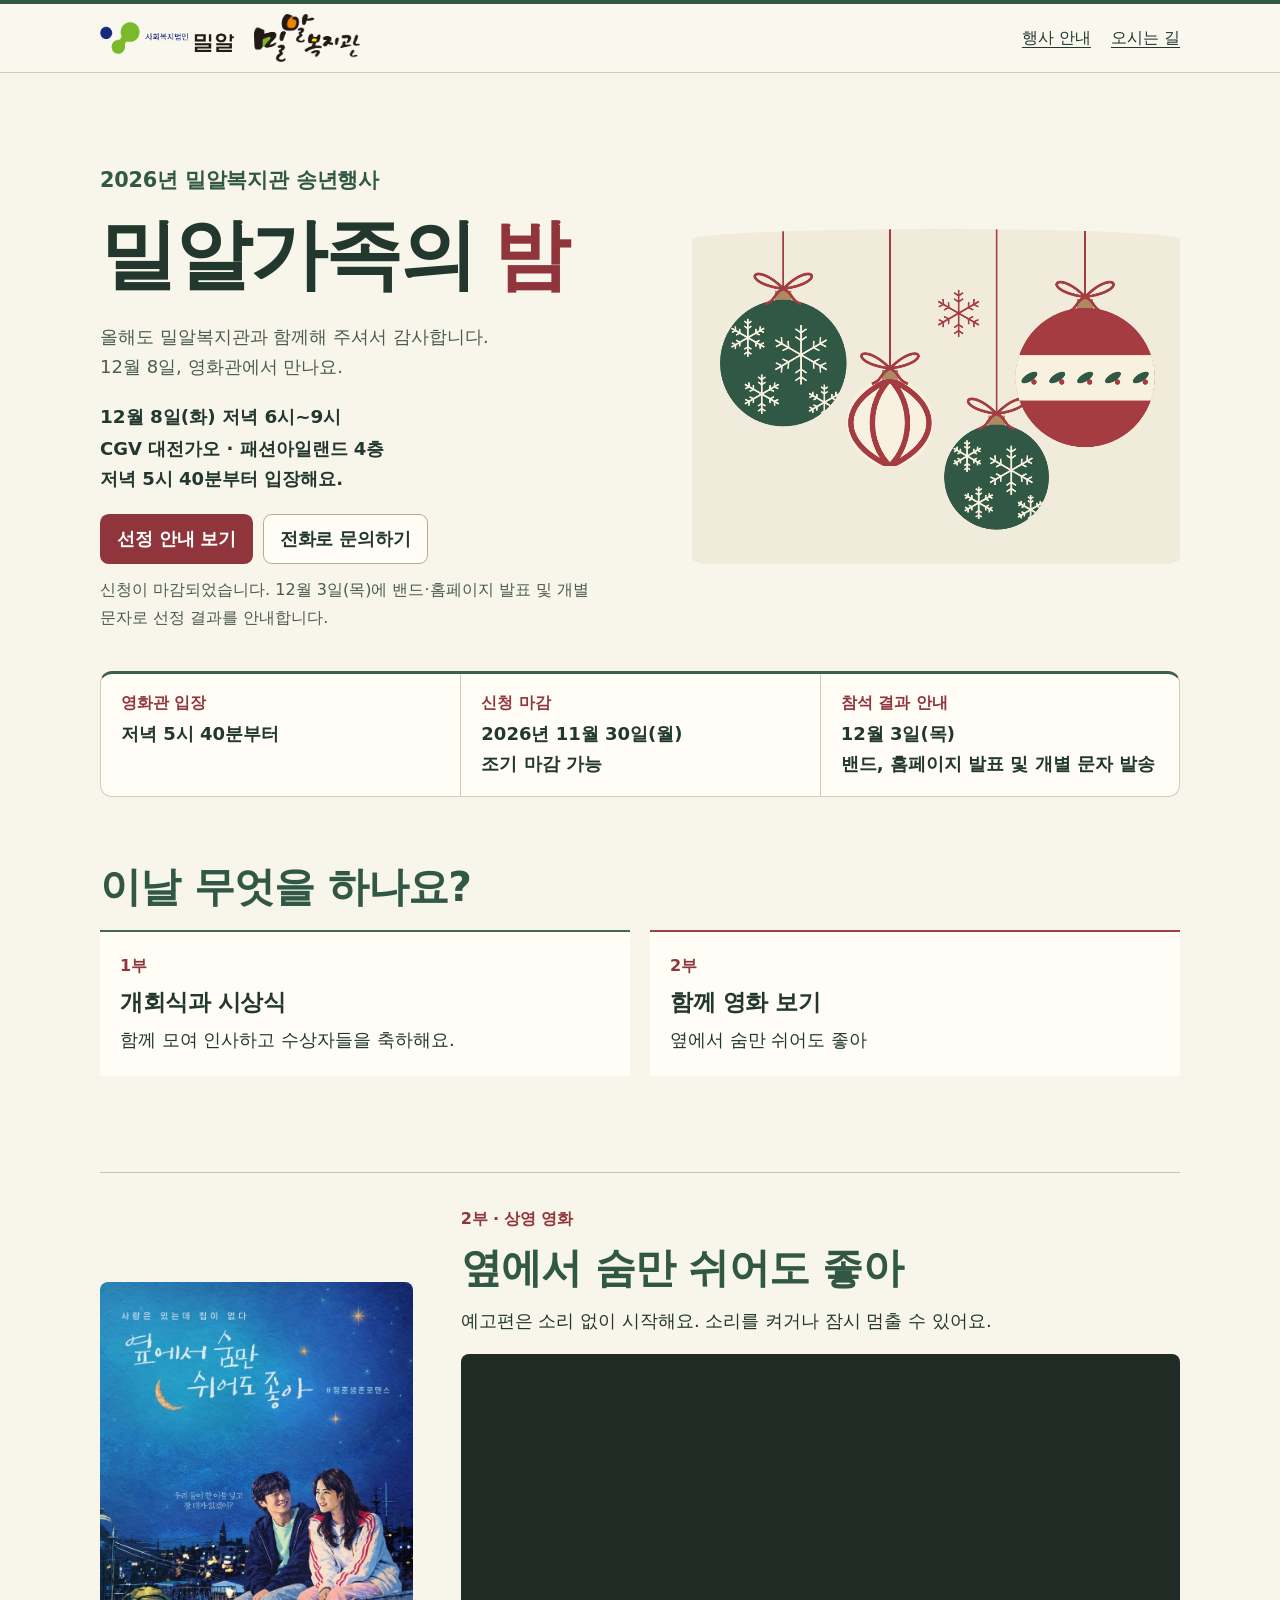
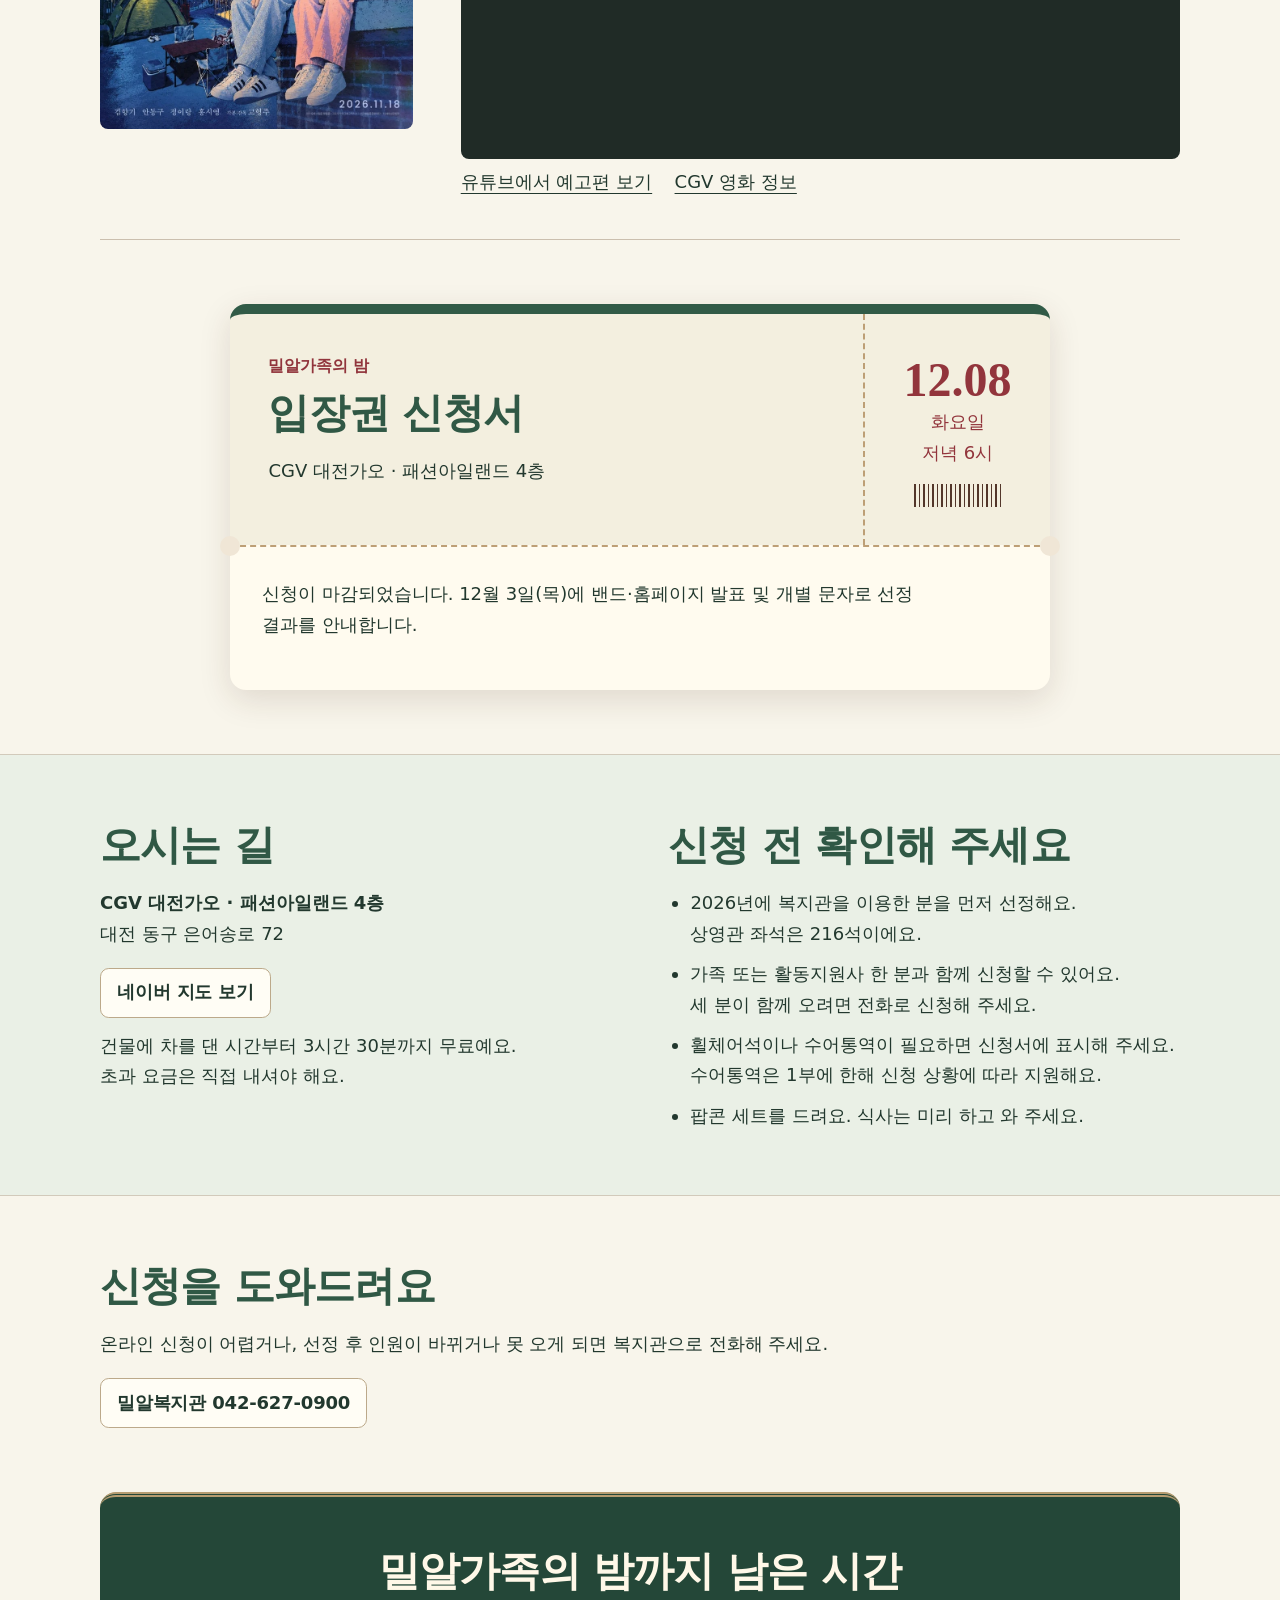
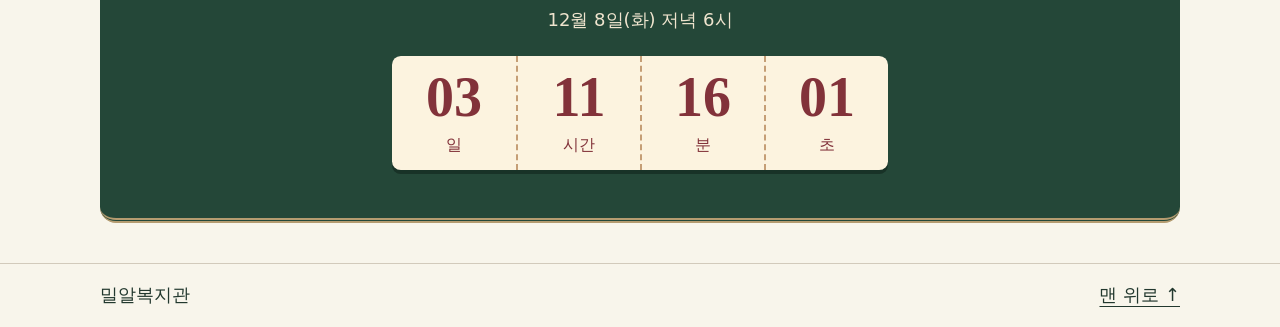
<file: index.html>
<!doctype html>
<html lang="ko">
<head>
<meta charset="utf-8">
<meta name="viewport" content="width=device-width, initial-scale=1">
<meta name="theme-color" content="#f8f3e9">
<title>밀알복지관 | 2026 밀알가족의 밤</title>
<meta property="og:type" content="website">
<meta property="og:site_name" content="밀알복지관">
<meta property="og:title" content="밀알복지관 | 2026 밀알가족의 밤">
<meta property="og:description" content="12월 8일(화) 저녁 6시, CGV 대전가오에서 만나요. 행사 안내와 참가 신청을 확인하세요.">
<meta property="og:image" content="https://pyk-prog.github.io/milal-family-night/milal-share-1800.png">
<meta property="og:image:width" content="1200">
<meta property="og:image:height" content="630">
<meta property="og:image:alt" content="밀알복지관 로고와 밀알가족의 밤 행사 안내">
<meta name="twitter:card" content="summary_large_image">
<meta name="description" content="2026년 12월 8일, CGV 대전가오에서 열리는 밀알복지관 송년행사에 초대합니다.">
<link rel="stylesheet" href="./style.css">
<script defer src="./registration.js"></script>
<script defer src="./winter.js"></script>
<script defer src="./media.js"></script>
<style>
.film-program{display:grid;grid-template-columns:minmax(145px,1fr) minmax(0,2.3fr);align-items:center;gap:clamp(1rem,4vw,3rem);margin-block:2rem 4rem;padding-block:2rem;border-block:1px solid #cbbfae}
.film-poster img{display:block;width:100%;height:auto;border-radius:8px}
.film-details h2{margin:.25em 0;word-break:keep-all}.film-details p{word-break:keep-all}
#trailer-slot{background:#202b26;aspect-ratio:16/9;min-height:200px;border-radius:8px;overflow:hidden}
#trailer-slot iframe{display:block;width:100%;height:100%;border:0}
.film-links{display:flex;flex-wrap:wrap;gap:0 1.4rem}.film-links a{display:inline-flex;align-items:center;min-height:48px;text-decoration:underline}
@media(max-width:640px){.film-program{grid-template-columns:1fr}.film-poster{max-width:210px;margin:auto}}
</style>
</head>
<body>
<a class="skip" href="#main">본문으로 건너뛰기</a>
<header><div class="wrap top">
<a class="brand header-logos" href="#main"><img src="./milal-foundation.png" alt="사회복지법인 밀알"><img src="./milal-center.png" alt="밀알복지관"></a>
<nav aria-label="행사 메뉴"><a href="#event">행사 안내</a><a href="#media" id="media-link" hidden>올해, 밀알에서</a><a href="#visit">오시는 길</a></nav>
</div></header>
<main id="main">
<section class="hero wrap" aria-labelledby="title">
<div class="intro">
<p class="eyebrow">2026년 밀알복지관 송년행사</p>
<h1 id="title">밀알가족의 <em>밤</em></h1>
<p class="welcome">올해도 밀알복지관과 함께해 주셔서 감사합니다.<br>12월 8일, 영화관에서 만나요.</p>
<p class="when"><time datetime="2026-12-08">12월 8일(화)</time> <span class="phrase">저녁 6시~9시</span></p>
<p class="where"><span class="phrase">CGV 대전가오</span> · <span class="phrase">패션아일랜드 4층</span><br>저녁 5시 40분부터 입장해요.</p>
<div class="actions"><a class="button primary" id="apply-link" href="#apply">참가 신청하기</a><a class="button outline" href="#contact">전화로 문의하기</a></div>
<p class="deadline">신청은 <strong>2026년 11월 30일(월)</strong>까지 받아요.</p>
</div>
<div class="art" id="cover">
<canvas id="ornaments" width="1080" height="740" aria-hidden="true"></canvas><span class="falling-snow" aria-hidden="true"><i style="--x:7%;--duration:18s;--delay:-2s;--size:4px;--rest:15%"></i><i style="--x:18%;--duration:21s;--delay:-13s;--size:5px;--rest:63%"></i><i style="--x:34%;--duration:19s;--delay:-5s;--size:3px;--rest:27%"></i><i style="--x:46%;--duration:23s;--delay:-18s;--size:4px;--rest:79%"></i><i style="--x:61%;--duration:22s;--delay:-9s;--size:5px;--rest:42%"></i><i style="--x:73%;--duration:18s;--delay:-3s;--size:3px;--rest:19%"></i><i style="--x:86%;--duration:25s;--delay:-17s;--size:4px;--rest:68%"></i><i style="--x:94%;--duration:20s;--delay:-11s;--size:4px;--rest:52%"></i><i style="--x:25%;--duration:22s;--delay:-17s;--size:4px;--rest:75%"></i><i style="--x:53%;--duration:21s;--delay:-8s;--size:4px;--rest:35%"></i><i style="--x:79%;--duration:24s;--delay:-5s;--size:4px;--rest:22%"></i></span>
</div>
</section>
<div class="wrap"><dl class="strip">
<div><dt>영화관 입장</dt><dd>저녁 5시 40분부터</dd></div>
<div><dt>신청 마감</dt><dd><span class="phrase">2026년 11월 30일(월)</span><br>조기 마감 가능</dd></div>
<div><dt>참석 결과 안내</dt><dd><span class="phrase">12월 3일(목)</span><br><span class="phrase">밴드, 홈페이지 발표</span> 및 <span class="phrase">개별 문자 발송</span></dd></div>
</dl></div>
<section class="section wrap" id="event">
<h2>이날 무엇을 하나요?</h2>
<div class="program">
<article><p class="eyebrow">1부</p><h3>개회식과 시상식</h3><p>함께 모여 인사하고 수상자들을 축하해요.</p></article>
<article><p class="eyebrow">2부</p><h3>함께 영화 보기</h3><p id="movie">옆에서 숨만 쉬어도 좋아</p></article>
</div>
</section>
<section class="wrap film-program" aria-labelledby="film-title">
<div class="film-poster"><img src="./film-poster.webp" width="773" height="1105" loading="lazy" alt="옆에서 숨만 쉬어도 좋아 영화 포스터"></div>
<div class="film-details"><p class="eyebrow">2부 · 상영 영화</p><h2 id="film-title">옆에서 숨만 쉬어도 좋아</h2>
<p>예고편은 소리 없이 시작해요. 소리를 켜거나 잠시 멈출 수 있어요.</p>
<div id="trailer-slot"></div>
<div class="film-links"><a href="https://www.youtube.com/watch?v=9AM8FPfwkKU">유튜브에서 예고편 보기</a><a href="https://cgv.co.kr/mShrtU/Yt1Z2mQ7f0">CGV 영화 정보</a></div></div>
</section>
<script>
(() => {
  const slot = document.getElementById('trailer-slot');
  function loadTrailer() {
    const frame = document.createElement('iframe');
    frame.title = '옆에서 숨만 쉬어도 좋아 예고편';
    frame.allow = 'autoplay; encrypted-media; fullscreen; picture-in-picture';
    frame.allowFullscreen = true;
    frame.referrerPolicy = 'strict-origin-when-cross-origin';
    frame.src = 'https://www.youtube.com/embed/9AM8FPfwkKU?autoplay=1&mute=1&playsinline=1&controls=1';
    slot.replaceChildren(frame);
  }
  if ('IntersectionObserver' in window) {
    const observer = new IntersectionObserver(entries => {
      if (entries.some(entry => entry.isIntersecting)) {
        observer.disconnect();
        loadTrailer();
      }
    }, {threshold: 0.5});
    observer.observe(slot);
  } else {
    loadTrailer();
  }
})();
</script>
<section class="ticket" id="apply" aria-labelledby="apply-title"><div class="ticket-head"><div><p class="eyebrow">밀알가족의 밤</p><h2 id="apply-title">입장권 신청서</h2><p><span class="phrase">CGV 대전가오</span> · <span class="phrase">패션아일랜드 4층</span></p></div><div class="stub"><strong>12.08</strong><span>화요일</span><span>저녁 6시</span><i aria-hidden="true"></i></div></div><div class="ticket-body"><p id="notice">올해 이용자를 먼저 선정해요. 12월 3일(목)에 밴드와 홈페이지에서 선정 결과를 확인할 수 있어요.<br>개별 문자도 보내드립니다.</p><form id="form-area" method="post" action="https://docs.google.com/forms/d/e/1FAIpQLSfbPXHgrAnpJnj77g9psraNRPGkMZUX_kT_nBM9PHZuruNJgg/formResponse"><input type="hidden" name="pageHistory" value="0"><input type="hidden" name="continue" value="1"><section class="fields"><h3>이용자 정보</h3><label class="field">1. 이용자 이름 (필수)<small></small><input type="text" name="entry.530636444" required></label><label class="field">2. 이용자 장애유형 (필수)<small>해당 없는 경우 ‘비장애’ 또는 ‘해당없음’이라고 표기바랍니다.</small><input type="text" name="entry.1333711119" required></label><label class="field">3. 이용자 생년월일 (필수)<small>예시) 1900.00.00 (동명이인 확인을 위함입니다. 정확하게 기재해주세요.)</small><input type="text" name="entry.592174419" required></label><label class="field">4. 이용자 연락처 (필수)<small>예시) 010-0000-0000 · 선정 결과, 기타 안내 사항을 받기 위한 연락처입니다.<br>잘못된 기재로 인한 불이익은 책임지지 않습니다.<br>문자 받을 번호를 한 번 더 확인해 주세요.</small><input type="tel" name="entry.850321320" required></label><fieldset><legend>5. 올해(2026년) 복지관 이용경험 (필수)</legend><label class="choice"><input type="radio" name="entry.1693191217" value="있다" required>있다</label><label class="choice"><input type="radio" name="entry.1693191217" value="없다" required>없다</label><label class="choice"><input type="radio" name="entry.1693191217" value="과거(~2025년) 이용경험이 있다(*선정시 우선순위에서 제외될 수 있습니다.)" required>과거(~2025년) 이용경험이 있다(*선정시 우선순위에서 제외될 수 있습니다.)</label></fieldset></section><section class="fields"><h3>참석 인원</h3><fieldset><legend>6. 참석인원 (필수)</legend><label class="choice"><input type="radio" name="entry.1695488251" value="1명" required>1명</label><label class="choice"><input type="radio" name="entry.1695488251" value="2명" required>2명</label></fieldset><p>세 분이 함께 오려면 복지관으로 전화해 주세요.</p><div id="companion"><fieldset><legend>6-1. 참석자(동행인 참석 여부) · 참석자에 모두 체크해 주세요. (최대 2명)</legend><label class="choice"><input type="checkbox" name="entry.256684460" value="본인">본인</label><label class="choice"><input type="checkbox" name="entry.256684460" value="가족">가족</label><label class="choice"><input type="checkbox" name="entry.256684460" value="활동지원사">활동지원사</label></fieldset><label class="field">6-2. 동행인 성명 및 관계 (선택)<small>예시1) 홍길동, 아버지 · 예시2) 김선녀, 활동지원사</small><input type="text" name="entry.2104585" ></label><label class="field">6-3. 동행인 연락처 (선택)<small>예시) 010-0000-0000 · 선정 결과, 기타 안내 사항을 받기 위한 연락처입니다.<br>잘못된 기재로 인한 불이익은 책임지지 않습니다.</small><input type="tel" name="entry.1223029764" ></label></div></section><section class="fields"><h3>편의지원과 작성자</h3><fieldset><legend>7. 편의제공 선택 (선택)</legend><label class="choice"><input type="radio" name="entry.1217678221" value="휠체어석 희망" >휠체어석 희망</label><label class="choice"><input type="radio" name="entry.1217678221" value="수어통역 지원(본 행사 1부에 한하여 제공 / 영화 상영시 지원 불가)" >수어통역 지원(본 행사 1부에 한하여 제공 / 영화 상영시 지원 불가)</label><label class="choice"><input type="radio" name="entry.1217678221" value="__other_option__">기타</label><label class="field">기타 내용<input name="entry.1217678221.other_option_response" data-other="entry.1217678221" disabled></label></fieldset><p>상영관 내 휠체어석 선택 시 원활한 입·퇴장을 위하여 부득이하게 앞 좌석에 배치될 수 있으니,<br>양해 부탁드립니다. 수어통역 지원은 접수 결과에 따라 변경될 수 있습니다.<br>기타 사항 요청 시 상황에 따라 제공이 어려울 수 있습니다.</p><fieldset><legend>신청서 작성자 (신청 관련 추가 확인 필요시 연락하기 위함입니다.) (필수)</legend><label class="choice"><input type="radio" name="entry.705090233" value="본인(이용자)" required>본인(이용자)</label><label class="choice"><input type="radio" name="entry.705090233" value="동행인(가족 또는 활동지원사)" required>동행인(가족 또는 활동지원사)</label><label class="choice"><input type="radio" name="entry.705090233" value="__other_option__">기타</label><label class="field">기타 내용<input name="entry.705090233.other_option_response" data-other="entry.705090233" disabled></label></fieldset></section><section id="car-arrival" class="fields" hidden>
<h3>주차 안내</h3>
<fieldset><legend>차를 타고 오시나요?</legend>
<label class="choice"><input type="radio" name="car-arrival" value="yes" required>네</label>
<label class="choice"><input type="radio" name="car-arrival" value="no">아니요</label>
</fieldset>
<input type="hidden" id="no-parking" name="entry.237553715" value="차량 없음" disabled>
<label id="plate-wrap" hidden><strong>🚗 차량번호</strong><br>주차 등록을 위해 차량번호를 적어 주세요.<br>
<input id="parking-plate" disabled type="text" maxlength="24" autocomplete="off" placeholder="예) 12가3456" style="max-width:16rem;border:2px solid #305744;border-left:8px solid #305744;border-radius:.5rem;text-align:center"></label>
</section><section class="fields"><h3>동의 안내</h3><p><strong>개인정보 수집 및 활용에 대한 안내</strong><br>개인정보 수집 주체: 밀알복지관<br>개인정보 수집항목: 성명, 연락처, 장애유형, 동행인 정보, 차량번호(주차 등록 희망자) 등 기타 신청을 위한 필수정보<br>개인정보 수집 및 활용목적: 참여자 접수, 선정, 참석자 개별 안내, 희망자 주차 등록<br>개인정보 보유 및 이용기간: 수집일 ~ 목적달성시</p><p>상기 동의를 거부할 권리가 있으나, 수집 및 활용에 동의하지 않을 경우 ‘밀알가족의 밤’ 참석이 불가합니다.</p><fieldset><legend>개인정보 수집과 이용에 동의하나요? (필수)</legend><label class="choice"><input type="radio" name="entry.174394973" value="네, 동의합니다." required>네, 동의합니다.</label><label class="choice"><input type="radio" name="entry.174394973" value="아니요, 동의하지 않습니다." required>아니요, 동의하지 않습니다.</label></fieldset><details><summary>사진 촬영·배포 및 판권 안내 전문 보기</summary><ol>
<li>본인은 촬영된 사진(들)을 홍보 및 첨부자료로 사용하는 것을 동의합니다.</li>
<li>본인은 촬영자나 촬영된 사진을 소유한 밀알복지관에 어떤 매체(인터넷, 신문, 잡지, 기타 매체 등)에 글, 그림 또는 전체나 일부로 사용되는 등 사용 및 배포 방법이나 형태 그리고 국적에 관계없이 사진(들)을 사용할 권리(소유 및 저작, 판권 등을 포함)를 부여합니다.</li>
<li>본인은 이 사진(들)의 판권 및 소유권을 주장하지 않는다는 점에 대해 동의하며, 상기 내용에 의거 모든 소유권 및 저작 및 판권 등이 밀알복지관에 있음을 인정합니다.</li>
<li>본인은 위의 내용에 따라 추후 초상권과 관련하여, 밀알복지관을 상대로 일체의 소송을 제기하지 않을 것에 대해 동의합니다.(단, 본인의 개인사유로 인한 삭제요청 시에는 가능합니다.)</li></ol></details><fieldset><legend>사진 촬영·활용에 동의하나요? (선택)</legend><label class="choice"><input type="radio" name="entry.2069419241" value="네, 동의합니다." >네, 동의합니다.</label><label class="choice"><input type="radio" name="entry.2069419241" value="아니오, 동의하지 않습니다." >아니오, 동의하지 않습니다.</label></fieldset></section><section class="fields"><h3>행사 유의사항 확인 (필수)</h3><p>행사 진행에 대한 유의사항에 대해 확인하였으며, 이를 적극 준수할 것에 동의합니다.<br>해당 사항에 대해 미준수 시, 밀알가족의 밤 참여자 선정 시 및 선정 후에도<br>참여 대상에서 제외될 수 있음을 확인하였습니다.</p><label class="choice"><input type="checkbox" required name="entry.1217291641" value="네, 확인하였습니다."><span>주차는 입차 후 3시간 30분까지 무료이고 초과 요금은 직접 내요.</span></label><label class="choice"><input type="checkbox" required name="entry.350486902" value="네, 확인하였습니다.">이용자 한 명과 가족 또는 활동지원사 한 명까지 온라인으로 신청해요.</label><label class="choice"><input type="checkbox" required name="entry.524204542" value="네, 확인하였습니다.">간단히 식사하고 와 주세요. 팝콘 세트를 드려요.</label><label class="choice"><input type="checkbox" required name="entry.431354746" value="네, 확인하였습니다.">저녁 5시 40분부터 6시 사이에 입장해요.</label><label class="choice"><input type="checkbox" required name="entry.263095926" value="네, 확인하였습니다."><span>선정된 이후 참석 인원이 줄거나 불참하면 반드시 기관에 연락해 주세요.<br>좌석 배치 변경과 대기자 안내를 위해 필요합니다.</span></label></section><p>다음 화면에서 복지관 신청서의 마지막 단계까지 진행해 주세요.</p><button class="button primary" type="submit">다음 단계로</button></form></div></section>
<section class="section media-bg" id="media" hidden><div class="wrap"><h2>올해, 밀알에서</h2><div id="gallery"></div></div></section>
<section class="section logistics"><div class="wrap two">
<div id="visit"><h2>오시는 길</h2><p><strong><span class="phrase">CGV 대전가오</span> · <span class="phrase">패션아일랜드 4층</span></strong><br>대전 동구 은어송로 72</p><a class="button outline" href="https://map.naver.com/p/search/CGV%20대전가오">네이버 지도 보기</a><p>건물에 차를 댄 시간부터 3시간 30분까지 무료예요.<br>초과 요금은 직접 내셔야 해요.</p></div>
<div><h2>신청 전 확인해 주세요</h2><ul>
<li>2026년에 복지관을 이용한 분을 먼저 선정해요.<br>상영관 좌석은 216석이에요.</li>
<li>가족 또는 활동지원사 한 분과 함께 신청할 수 있어요.<br>세 분이 함께 오려면 전화로 신청해 주세요.</li>
<li>휠체어석이나 수어통역이 필요하면 신청서에 표시해 주세요. 수어통역은 1부에 한해 신청 상황에 따라 지원해요.</li>
<li>팝콘 세트를 드려요. 식사는 미리 하고 와 주세요.</li>
</ul></div></div></section>
<section class="section wrap" id="contact">
<h2>신청을 도와드려요</h2>
<p>온라인 신청이 어렵거나, 선정 후 인원이 바뀌거나 못 오게 되면 복지관으로 전화해 주세요.</p>
<a class="button outline" href="tel:042-627-0900">밀알복지관 042-627-0900</a>
</section>
<section class="section wrap countdown" id="countdown"><h2>밀알가족의 밤까지 남은 시간</h2><time datetime="2026-12-08T18:00:00+09:00">12월 8일(화) 저녁 6시</time><div id="clock" role="timer" aria-live="off" hidden><span class="clock-cell"><b></b><small>일</small></span><span class="clock-cell"><b></b><small>시간</small></span><span class="clock-cell"><b></b><small>분</small></span><span class="clock-cell"><b></b><small>초</small></span></div></section>
</main>
<footer><div class="wrap">밀알복지관 <a href="#main">맨 위로 ↑</a></div></footer>
<script>
(() => {
  // 기관 원본 구글폼 첫 페이지의 선택형(필수 아님) 단답 문항 entry 번호를 연결합니다.
  const plateEntry = "entry.237553715";
  if (!/^entry\.\d+$/.test(plateEntry)) return;
  const section = document.getElementById("car-arrival");
  const plate = document.getElementById("parking-plate");
  const wrap = document.getElementById("plate-wrap");
  plate.name = plateEntry;
  function updateParking() {
    const driving = section.querySelector('input[value="yes"]').checked;
    document.getElementById("no-parking").disabled = !section.querySelector('input[value="no"]').checked;
    wrap.hidden = !driving;
    plate.disabled = !driving;
    plate.required = driving;
    if (!driving) plate.value = "";
  }
  section.addEventListener("change", updateParking);
  window.addEventListener("pageshow", updateParking);
  section.hidden = false;
  updateParking();
})();
</script>
</body>
</html>
</file>
<file: style.css>
:root {
  color-scheme: light;
  --paper: #f8f3e9;
  --ink: #282619;
  --muted: #5a5243;
  --brick: #812e28;
  --line: #ddcdb5;
  --white: #fffcf6;
}
* { box-sizing: border-box; }
html { scroll-padding-top: 1.5rem; }
body {
  margin: 0;
  background: var(--paper);
  color: var(--ink);
  font: 1.125rem/1.7 "Noto Sans KR", "Malgun Gothic", "Apple SD Gothic Neo", system-ui, sans-serif;
  font-stretch: normal;
  letter-spacing: 0;
  word-break: keep-all;
  overflow-wrap: anywhere;
}
[hidden] { display: none !important; }
a { color: inherit; text-underline-offset: .25em; }
a:focus-visible, video:focus-visible { outline: 3px solid #195754; outline-offset: 4px; }
.skip { position: absolute; top: 0; left: 1rem; transform: translateY(-110%); background: white; padding: .5rem; z-index: 2; }
.skip:focus { transform: none; }
.wrap { width: min(1080px, calc(100% - 3rem)); margin-inline: auto; }
header { border-bottom: 1px solid var(--line); }
.top { min-height: 68px; display: flex; align-items: center; justify-content: space-between; gap: .75rem 1.5rem; flex-wrap: wrap; }
.brand { font-weight: 800; text-decoration: none; color: var(--brick); }
nav { display: flex; gap: .25rem 1.25rem; flex-wrap: wrap; }
nav a { font-size: 1rem; min-height: 44px; display: inline-flex; align-items: center; }
.hero { display: grid; grid-template-columns: 1.08fr 1fr; align-items: center; gap: clamp(2rem, 5vw, 5rem); padding-block: clamp(2.5rem, 7vw, 5.75rem) 2.5rem; }
.eyebrow { font-weight: 750; color: var(--brick); font-size: 1rem; margin: 0 0 .5rem; }
h1, h2, h3, p { margin-top: 0; }
h1, h2, h3 { line-height: 1.3; letter-spacing: -.02em; text-wrap: balance; }
h1 { letter-spacing: -.025em; }
.eyebrow, .button, .fields legend { letter-spacing: -.01em; }
.when, .strip dd, .stub, .clock-cell { font-variant-numeric: tabular-nums; }
h1 { font-size: clamp(2.65rem, 6vw, 5.45rem); margin-bottom: 1rem; }
h1 em { color: var(--brick); font-style: normal; }
h2 { font-size: clamp(1.8rem, 4vw, 2.55rem); margin-bottom: 1rem; }
h3 { font-size: 1.45rem; margin-bottom: .5rem; }
.welcome { color: var(--muted); }
.when { font-size: 1.15rem; font-weight: 800; margin-bottom: .1rem; }
.where { margin-bottom: 1.2rem; font-weight: 650; }
.actions { display: flex; flex-wrap: wrap; gap: .6rem; }
.button { display: inline-flex; align-items: center; justify-content: center; gap: .55rem; min-height: 50px; padding: .55rem 1rem; border: 1px solid transparent; border-radius: .55rem; text-decoration: none; font-weight: 730; text-align: center; }
.primary { background: var(--brick); color: white; }
.primary:hover { background: #67221d; }
.outline { background: var(--white); border-color: #bca98a; }
.outline:hover { background: #f0e2ca; }
.deadline { margin: .75rem 0 0; color: var(--muted); font-size: 1rem; }
.art img { width: 100%; height: auto; display: block; border-radius: 1rem; }
.cinema { position: relative; aspect-ratio: 1.2; overflow: hidden; isolation: isolate; border: 1px solid #6d3c31; border-radius: 1rem; background: #402621; box-shadow: 0 16px 35px #51321822; }
.screen { position: absolute; inset: 16% 17% 27%; border: 6px solid #593b30; border-radius: 7px; overflow: hidden; background: #f4d89f; }
.screen i { position: absolute; width: 24%; aspect-ratio: 1; top: 18%; left: 39%; border-radius: 50%; background: #f9ebbf; }
.screen b { position: absolute; inset: 40% -15% -28%; background: #a96e50; clip-path: polygon(0 77%, 29% 22%, 46% 42%, 64% 12%, 100% 62%, 100% 100%, 0 100%); }
.curtain { position: absolute; top: 0; bottom: 13%; width: 26%; background: repeating-linear-gradient(86deg,#6e2927 0 23px,#782d29 23px 44px,#642323 44px 49px); clip-path: polygon(0 0,100% 0,83% 37%,64% 63%,57% 100%,0 100%); }
.right { right: 0; transform: scaleX(-1); }
.seats { position: absolute; inset: auto 12% -4%; display: flex; gap: 4%; height: 23%; justify-content: center; }
.seats span { width: 23%; background: #70322b; border: 4px solid #321d1b; border-radius: 42% 42% 12% 12%; }
.seats span:nth-child(even) { background: #8a4033; }
.strip { display: grid; grid-template-columns: repeat(3, 1fr); margin: 0; background: var(--white); border: 1px solid var(--line); border-radius: .75rem; }
.strip div { padding: 1rem 1.25rem; }
.strip div + div { border-left: 1px solid var(--line); }
dt { color: var(--brick); font-weight: 750; font-size: .98rem; }
dd { margin: .15rem 0 0; font-weight: 700; }
.section { padding-block: clamp(2rem, 5vw, 4rem); }
.program, .two { display: grid; grid-template-columns: repeat(2, minmax(0, 1fr)); gap: 1.25rem; }
.program article { border-top: 2px solid #b27960; background: var(--white); padding: 1.25rem; }
.program article p:last-child { margin-bottom: 0; }
.logistics, .media-bg { border-block: 1px solid var(--line); background: #f2e8d8; }
.two { gap: 2rem 3.5rem; }
#visit .button { margin-bottom: .8rem; }
ul { padding-left: 1.4rem; margin-block: 0; }
li + li { margin-top: .6rem; }
#gallery { display: grid; grid-template-columns: repeat(auto-fit, minmax(min(100%, 280px), 1fr)); gap: 1.25rem; }
figure { margin: 0; min-width: 0; }
figure img, video { display: block; width: 100%; border-radius: .6rem; height: auto; background: #312620; }
figcaption { margin-top: .45rem; }
footer { border-top: 1px solid var(--line); }
footer .wrap { display: flex; justify-content: space-between; gap: 1rem; padding-block: 1rem; }
@media (max-width: 690px) {
  .wrap { width: calc(100% - 2rem); }
  .hero, .strip, .program, .two { grid-template-columns: 1fr; }
  .hero { gap: 1.5rem; }
  .strip div + div { border-left: 0; border-top: 1px solid var(--line); }
}
@media (max-width: 360px) {
  .actions .button { width: 100%; }
}

.booking { background: #f0e6d6; }
.booking header { background: var(--paper); }
.ticket { width: min(820px, calc(100% - 2rem)); margin: clamp(1rem, 5vw, 4rem) auto; background: #fffbef; border-radius: 1rem; box-shadow: 0 10px 32px #45241922; }
.ticket-head { display: grid; grid-template-columns: minmax(0, 1fr) auto; align-items: stretch; border-top: .65rem solid var(--brick); border-radius: 1rem 1rem 0 0; }
.ticket-head > div { padding: clamp(.9rem, 4vw, 2.4rem); }
.ticket h1 { font-size: clamp(2rem, 5vw, 3.6rem); }
.ticket-head p:last-child { margin: 0; }
.stub { border-left: 2px dashed #bd9f76; color: var(--brick); display: flex; align-items: center; justify-content: center; flex-direction: column; }
.stub strong { font: bold clamp(1.65rem, 4vw, 3rem) Georgia, serif; }
.stub i { width: 80%; height: 1.4rem; margin-top: 1rem; background: repeating-linear-gradient(90deg,#53372b 0 2px,transparent 2px 5px,#53372b 5px 6px,transparent 6px 9px); }
.ticket-body { position: relative; border-top: 2px dashed #bd9f76; padding: clamp(.75rem, 3vw, 2rem); }
.ticket-body::before,.ticket-body::after { content: ''; position: absolute; top: -11px; width: 20px; height: 20px; border-radius: 50%; background: #f0e6d6; }
.ticket-body::before { left: -10px; } .ticket-body::after { right: -10px; }
.ticket iframe { width: 100%; height: 78vh; min-height: 410px; display: block; border: 1px solid var(--line); margin: 1rem 0; background: white; }
@media(max-width:480px){.stub{font-size:.9rem}.ticket-head>div{padding:.85rem}.ticket{width:calc(100% - 1rem)}}

.fields { margin: 1.7rem 0; padding: 1rem 0; border-top: 1px solid var(--line); }
.fields h3 { color: var(--brick); }
.field, .choice { display: block; margin: .5rem 0; }
.field small { display: block; color: var(--muted); }
.field input { display: block; width: min(100%, 32rem); padding: .65rem; font: inherit; border: 1px solid #917f68; border-radius: .4rem; }
.fields fieldset { border: 0; padding: 0; margin: 1.4rem 0; min-width: 0; }
.fields legend { font-weight: 750; }
.choice { padding: .5rem; border: 1px solid var(--line); border-radius: .4rem; }
.choice input { width: 1.15rem; height: 1.15rem; margin-right: .7rem; accent-color: var(--brick); }
.choice:has(:checked) { background: #f2e6ce; }
.ticket button { font: inherit; font-weight: bold; cursor: pointer; }

.countdown {
  margin-bottom: 2.5rem; padding: clamp(1.4rem, 5vw, 3rem) .75rem;
  text-align: center; border-radius: 1rem; color: #fff6df; background: #542b2a;
  border-block: 5px double #d4ad82;
}
.countdown h2 { margin-bottom: .4rem; }
.countdown time { color: #f0d4b0; }
#clock {
  display: grid; grid-template-columns: repeat(4, minmax(0, 1fr));
  width: min(100%, 31rem); margin: 1.3rem auto 0; border-radius: .55rem;
  background: #fff3d9; color: #572a28; box-shadow: 0 4px 0 #341c1b;
}
.clock-cell { padding: .65rem .1rem; }
.clock-cell + .clock-cell { border-left: 2px dashed #c59e76; }
.clock-cell b { display: block; font: bold clamp(1.85rem, 7vw, 3.5rem)/1.12 Georgia, serif; font-variant-numeric: lining-nums tabular-nums; }
.clock-cell small { font-size: 1rem; }
#clock.event-status { display: block; padding: .8rem; font-weight: bold; }

/* Winter invitation */
:root { --paper:#f8f5eb; --white:#fffdf5; --ink:#22382e; --muted:#4c5c50; --brick:#91353c; --line:#d2cabb; }
header { background:#faf7ef; border-top:4px solid #305845; }
.brand, .intro .eyebrow, h2, .fields legend { color:#305845; }
.intro .eyebrow { font-size:clamp(1.125rem,1.8vw,1.3rem); }
.hero h1 { font-family:"Nanum Myeongjo","Batang","AppleMyungjo",serif; }
#ornaments { display:block; width:100%; height:auto; background:#f1ebdc; border-radius:52% 48% 3% 3% / 3% 3% 2% 2%; }
.strip { border-top:3px solid #405d49; }
.program article { border-top-color:#416a53; }
.program article:nth-child(2) { border-top-color:#9d4248; }
.logistics,.media-bg { background:#eaf0e6; }
.ticket { background:#fffbef; }
.ticket-head { background:#f3efdf; border-top-color:#315b47; }
.stub { color:#92353c; }
.choice:has(:checked) { background:#e4eddf; border-color:#51745b; }
.fields h3 { color:#315b47; }
.countdown { background:#244738; color:#fff8e8; border-color:#b59c70; }
.countdown h2 { color:#fff8e8; }
.countdown time { color:#efe4ce; }
#clock { background:#fcf3df; color:#82323a; box-shadow:0 4px 0 #183227; }

#cover { position: relative; }
.falling-snow { position: absolute; inset: 0; overflow: hidden; border-radius: inherit; pointer-events: none; }
.falling-snow i {
  position: absolute; top: -6%; left: var(--x); width: var(--size); height: var(--size);
  border-radius: 50%; background: #fffefa; box-shadow: 0 0 1px #799382;
  animation: snow-drift var(--duration) linear var(--delay) infinite;
}
@keyframes snow-drift {
  0% { top: -6%; transform: translateX(0); opacity: 0; }
  12% { opacity: .82; }
  55% { transform: translateX(9px); }
  88% { opacity: .82; }
  100% { top: 104%; transform: translateX(4px); opacity: 0; }
}
@media (prefers-reduced-motion: reduce) {
  .falling-snow i { animation: none; top: var(--rest); opacity: .75; }
}

/* Keep short schedule details together and wrap longer guidance by phrase. */
.phrase, .when time, .deadline strong { display: inline-block; max-width: 100%; }
.welcome, .where, .strip dd, .program p { text-wrap: balance; }
.ticket-body p, .fields small, .fields li, .choice, .logistics li, #contact p { text-wrap: pretty; }
.choice { display: grid; grid-template-columns: 1.25rem minmax(0, 1fr); align-items: start; gap: .55rem; }
.choice input { margin: .32rem 0 0; }
@media (max-width: 420px) {
  .when time { display: block; }
}

.header-logos { display:inline-flex; align-items:center; gap:clamp(.65rem, 2vw, 1.25rem); max-width:100%; min-height:48px; }
.header-logos img { display:block; height:auto; object-fit:contain; }
.header-logos img:first-child { width:clamp(94px, 22vw, 134px); }
.header-logos img:last-child { width:clamp(82px, 18vw, 106px); }
</file>
